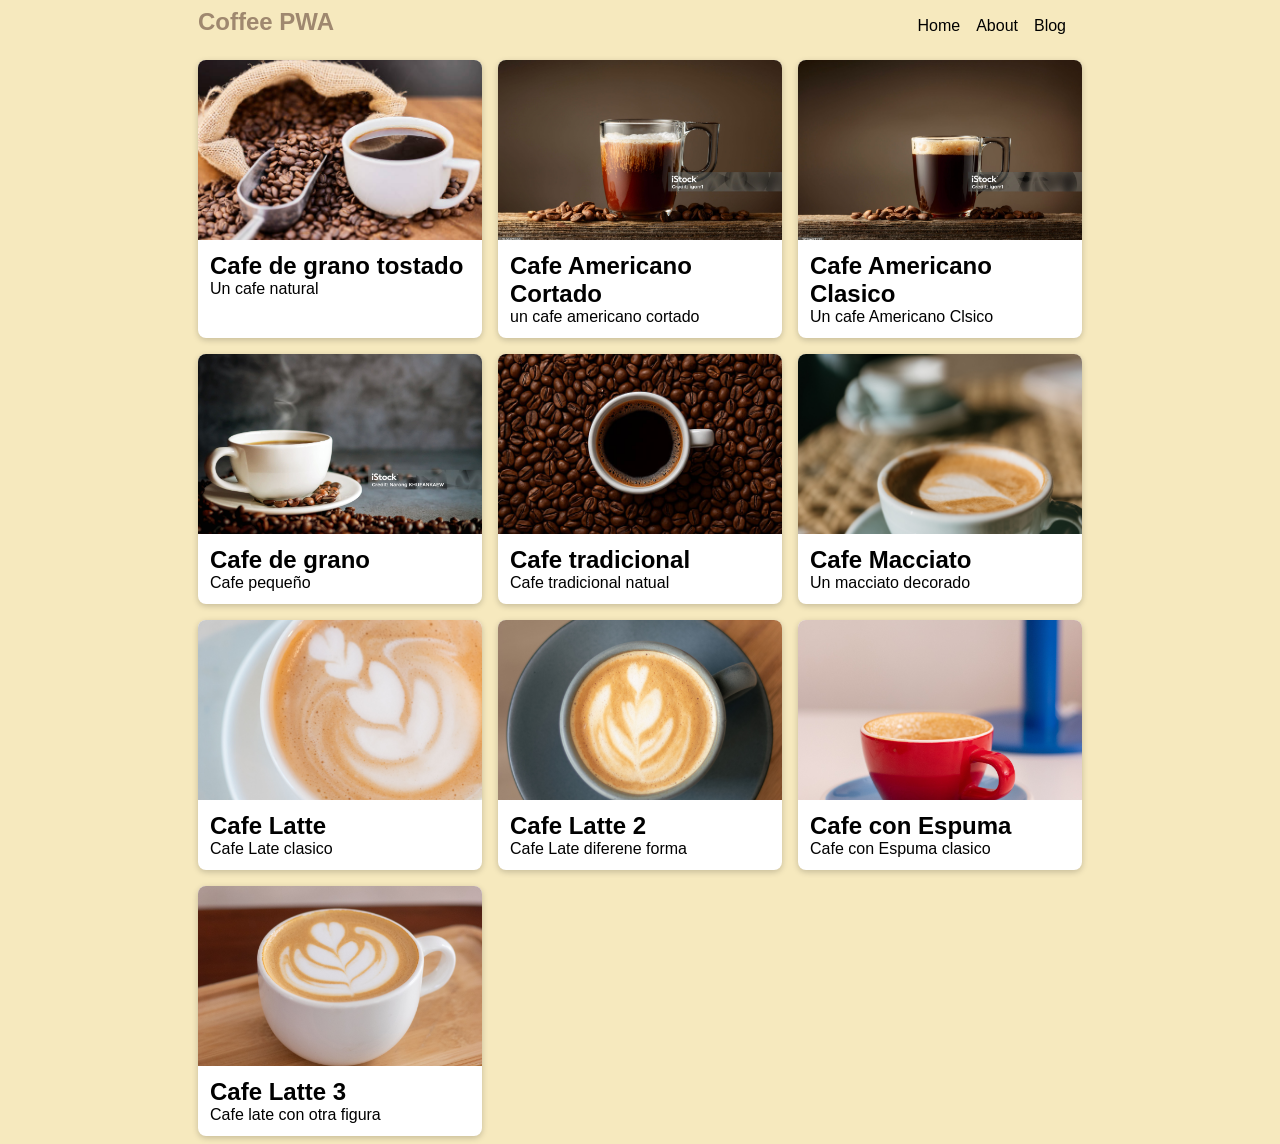
<file: index.html>
<!DOCTYPE html>
<html lang="es">
<head>
    <meta charset="UTF-8">
    <meta name="viewport" content="width=device-width, initial-scale=1.0">
    <meta http-equiv="X-UA-Compatible" content="ie=edge">
    <title>CoffeeShop GB</title>

    <link rel="stylesheet" href="CSS/style.css">
    <link rel="manifest" href="manifest.json">

    <link rel="apple-touch-icon" href="images/icons/icon-72x72.png">
    <link rel="apple-touch-icon" href="images/icons/icon-96x96.png">
    <link rel="apple-touch-icon" href="images/icons/icon-128x128.png">
    <link rel="apple-touch-icon" href="images/icons/icon-144x144.png">
    <link rel="apple-touch-icon" href="images/icons/icon-152x152.png">
    <link rel="apple-touch-icon" href="images/icons/icon-192x192.png">

    <meta name="theme-color" content="#db4938">
</head>
<body>
    <main>
        <nav>
            <h1>Coffee PWA</h1>
            <ul>
                <li>Home</li>
                <li>About</li>
                <li>Blog</li>
            </ul>
        </nav>
        <div class="container"></div>
    </main>

    <script src="js/app.js"></script>
</body>
</html>
</file>
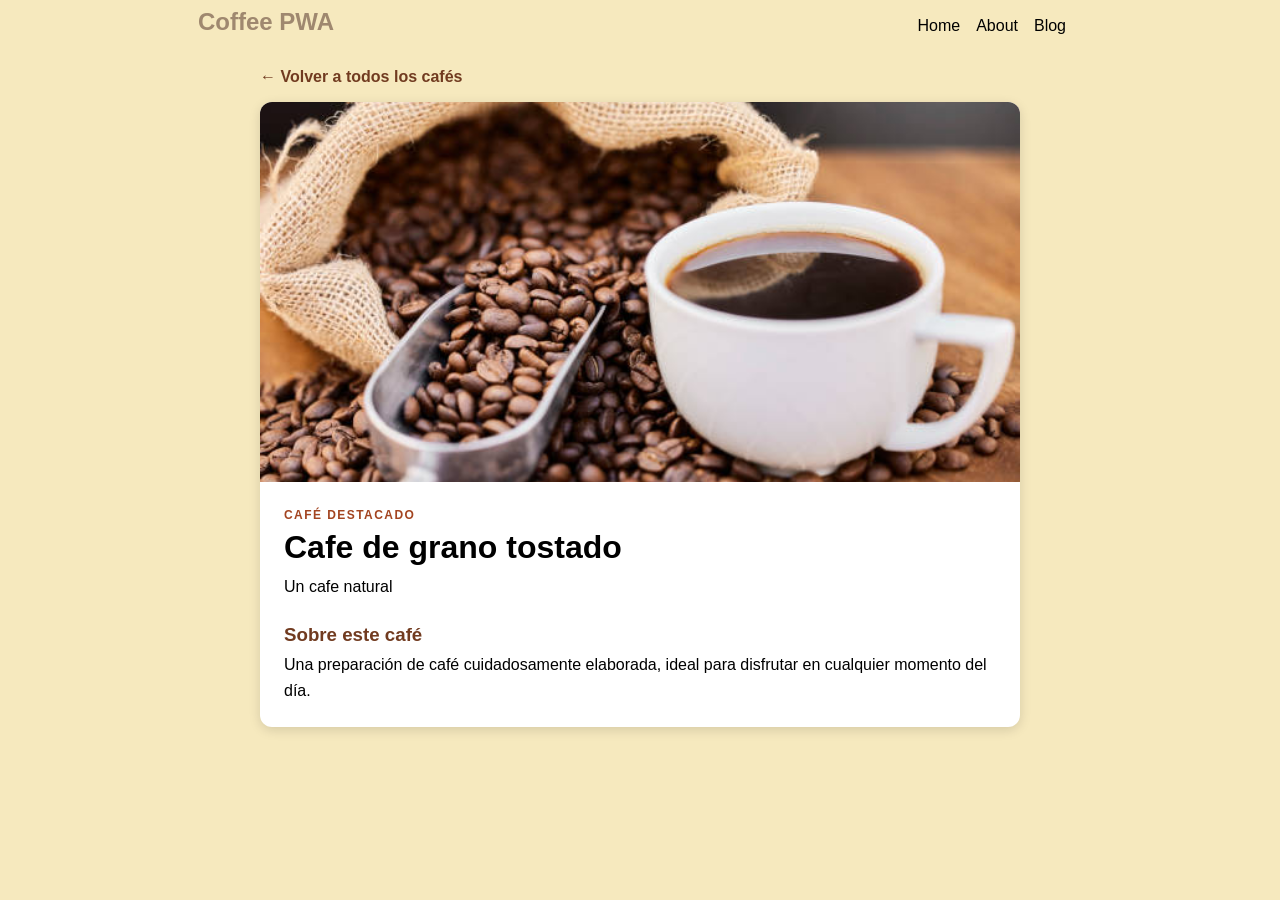
<file: cafe.html>
<!DOCTYPE html>
<html lang="es">
<head>
    <meta charset="UTF-8">
    <meta name="viewport" content="width=device-width, initial-scale=1.0">
    <title>Detalle del café | Coffee PWA</title>
    <link rel="stylesheet" href="CSS/style.css">
    <link rel="manifest" href="manifest.json">
    <meta name="theme-color" content="#db4938">
</head>
<body>
    <main>
        <nav>
            <a class="brand" href="index.html"><h1>Coffee PWA</h1></a>
            <ul><li><a href="index.html">Home</a></li><li>About</li><li>Blog</li></ul>
        </nav>
        <div class="container"></div>
    </main>
    <script src="js/app.js"></script>
</body>
</html>
</file>
<file: CSS/style.css>
*{
    margin: 0;
    padding: 0;
    box-sizing: border-box;
}

body{
    background:#f6e9be;
    font-family:"Nunito", sans-serif;
    font-size: 1rem;
}

main{
    max-width: 900px;
    margin: auto;
    padding: 0.5rem;
    text-align: center;
}

nav{
    display: flex;
    justify-content: space-between;
    align-items: center;
}

ul{
    list-style: none;
    display: flex;
}

li{
    margin-right: 1rem;
}

h1{
    color: #2702026b;
    margin-bottom: 0.5rem;
}





.container{
    display: grid;
    grid-template-columns: repeat(auto-fit, minmax(220px, 1fr));
    gap: 1rem;
    margin-top: 1rem;
}

.card{
    background: #ffffff;
    border-radius: 8px;
    overflow: hidden;
    box-shadow: 0 2px 6px rgba(0, 0, 0, 0.2);
}

.card-link{display:block;color:inherit;text-decoration:none;height:100%;}
.card-link:hover h2,.card-link:focus-visible h2{color:#a34420;}
.card-link:focus-visible,.back-link:focus-visible{outline:3px solid #db4938;outline-offset:3px;}
.brand{text-decoration:none;}
nav a:not(.brand){color:inherit;text-decoration:none;}

.detail-container{display:block;max-width:760px;margin:1.5rem auto;text-align:left;}
.back-link{display:inline-block;margin-bottom:1rem;color:#713b20;font-weight:700;text-decoration:none;}
.detail-card{background:#fff;border-radius:12px;overflow:hidden;box-shadow:0 3px 12px #0002;}
.detail-card img{width:100%;height: min(52vw,380px);min-height:220px;object-fit:cover;display:block;}
.detail-body{padding:1.5rem;}
.detail-body h2{font-size:2rem;margin:.25rem 0 .5rem;}
.detail-body h3{margin:1.5rem 0 .4rem;color:#713b20;}
.detail-body p{line-height:1.6;}
.detail-body .eyebrow{font-size:.75rem;letter-spacing:.12em;font-weight:700;color:#a34420;}
@media(max-width:520px){main{padding:1rem}.detail-body{padding:1.1rem}.detail-body h2{font-size:1.6rem}}

.card img{
    width: 100%;
    height: 180px;
    object-fit: cover;
    display: block;
}

.card-body{
    padding: 0.75rem;
    text-align: left;
}
</file>
